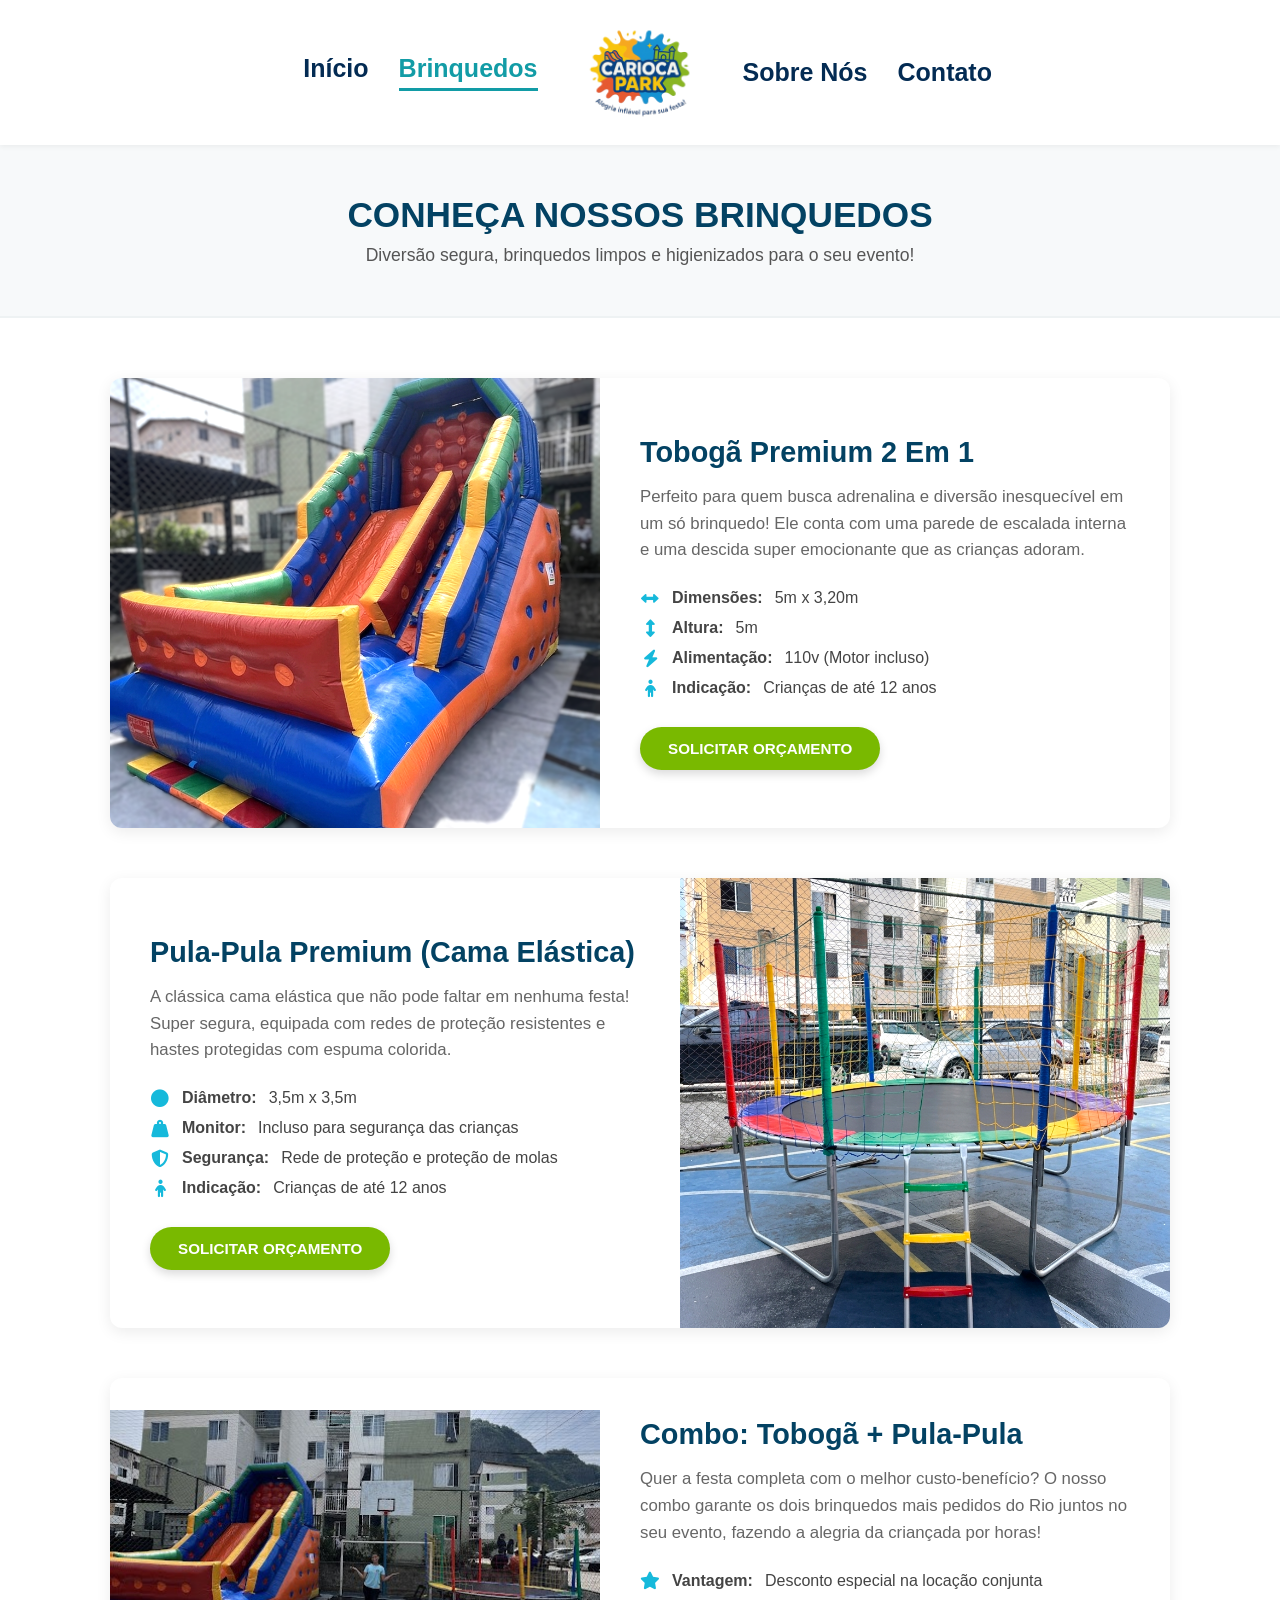
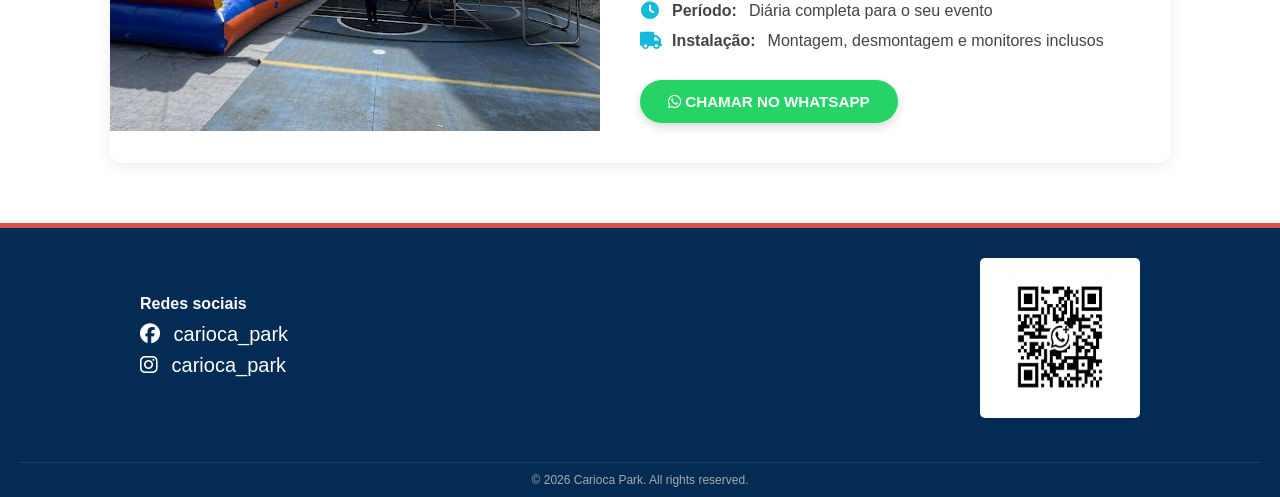
<file: brinquedos.html>
<!DOCTYPE html>
<html lang="pt-BR">
<head>
    <meta charset="UTF-8">
    <meta name="viewport" content="width=device-width, initial-scale=1.0">
    <title>Brinquedos - Carioca Park</title>
    <link rel="stylesheet" href="style.css">
    <link rel="stylesheet" href="https://cdnjs.cloudflare.com/ajax/libs/font-awesome/6.4.0/css/all.min.css">
    <!-- Ícone da barra do navegador (Favicon) -->
    <link rel="icon" type="image/jpeg" href="logo-carioca-park.png">
</head>
<body>

    <header class="main-header">
        <nav class="nav-container">
            <div class="nav-left">
                <a href="index.html">Início</a>
                <a href="brinquedos.html" class="active">Brinquedos</a>
            </div>
            
            <div class="logo-container">
                <img src="logo-carioca-park.png" alt="Carioca Park Logo" class="logo-img">
            </div>
            
            <div class="nav-right">
                <a href="sobre.html">Sobre Nós</a>
                <a href="contato.html">Contato</a>
            </div>
        </nav>
    </header>

    <section class="page-title-section">
        <h2>Conheça Nossos Brinquedos</h2>
        <p>Diversão segura, brinquedos limpos e higienizados para o seu evento!</p>
    </section>

    <section class="toys-details-section">
        <div class="toy-detail-container">
            
            <!-- BRINQUEDO 1: TOBOGÃ -->
            <div class="toy-detail-card">
                <div class="toy-detail-img">
                    <img src="toboga-premium.jpg" alt="Tobogã Premium 2 em 1">
                </div>
                <div class="toy-detail-info">
                    <h3>Tobogã Premium 2 em 1</h3>
                    <p class="description">Perfeito para quem busca adrenalina e diversão inesquecível em um só brinquedo! Ele conta com uma parede de escalada interna e uma descida super emocionante que as crianças adoram.</p>
                    <ul class="specs-list">
                        <li><i class="fas fa-arrows-alt-h"></i> <strong>Dimensões:</strong> 5m x 3,20m </li>
                        <li><i class="fas fa-arrows-alt-v"></i> <strong>Altura:</strong> 5m</li>
                        <li><i class="fas fa-bolt"></i> <strong>Alimentação:</strong> 110v (Motor incluso)</li>
                        <li><i class="fas fa-child"></i> <strong>Indicação:</strong> Crianças de até 12 anos</li>
                    </ul>
                    <a href="index.html#orcamento" class="btn-green-action">Solicitar Orçamento</a>
                </div>
            </div>

            <!-- BRINQUEDO 2: PULA-PULA -->
            <div class="toy-detail-card">
                <div class="toy-detail-img">
                    <img src="pula-pula.jpg" alt="Pula-Pula Premium">
                </div>
                <div class="toy-detail-info">
                    <h3>Pula-Pula Premium (Cama Elástica)</h3>
                    <p class="description">A clássica cama elástica que não pode faltar em nenhuma festa! Super segura, equipada com redes de proteção resistentes e hastes protegidas com espuma colorida.</p>
                    <ul class="specs-list">
                        <li><i class="fas fa-circle"></i> <strong>Diâmetro:</strong> 3,5m x 3,5m </li>
                        <li><i class="fas fa-weight-hanging"></i> <strong>Monitor:</strong> Incluso para segurança das crianças </li>
                        <li><i class="fas fa-shield-alt"></i> <strong>Segurança:</strong> Rede de proteção e proteção de molas</li>
                        <li><i class="fas fa-child"></i> <strong>Indicação:</strong> Crianças de até 12 anos </li>
                    </ul>
                    <a href="index.html#orcamento" class="btn-green-action">Solicitar Orçamento</a>
                </div>
            </div>

            <!-- BRINQUEDO 3: COMBO -->
            <div class="toy-detail-card">
                <div class="toy-detail-img">
                    <img src="foto-combo.jpg" alt="Combo Tobogã + Pula-Pula">
                </div>
                <div class="toy-detail-info">
                    <h3>Combo: Tobogã + Pula-Pula</h3>
                    <p class="description">Quer a festa completa com o melhor custo-benefício? O nosso combo garante os dois brinquedos mais pedidos do Rio juntos no seu evento, fazendo a alegria da criançada por horas!</p>
                    <ul class="specs-list">
                        <li><i class="fas fa-star"></i> <strong>Vantagem:</strong> Desconto especial na locação conjunta</li>
                        <li><i class="fas fa-clock"></i> <strong>Período:</strong> Diária completa para o seu evento</li>
                        <li><i class="fas fa-truck"></i> <strong>Instalação:</strong> Montagem, desmontagem e monitores inclusos</li>
                    </ul>
                    <a href="https://wa.me/5521977342522" target="_blank" class="btn-whatsapp-action"><i class="fab fa-whatsapp"></i> Chamar no WhatsApp</a>
                </div>
            </div>

        </div>
    </section>

    <footer class="main-footer">
        <div class="footer-container">
            <div class="footer-socials">
                <p>Redes sociais</p>
                <a href="https://facebook.com/carioca_park" target="_blank"><i class="fab fa-facebook"></i> carioca_park</a>
                <a href="https://instagram.com/carioca_park" target="_blank"><i class="fab fa-instagram"></i> carioca_park</a>
            </div>
            
            <div class="footer-qr">
                <img src="qr-code.png" alt="QR Code Carioca Park">
            </div>
        </div>
        <div class="footer-bottom">
            <p>&copy; 2026 Carioca Park. All rights reserved.</p>
        </div>
    </footer>

</body>
</html>
</file>
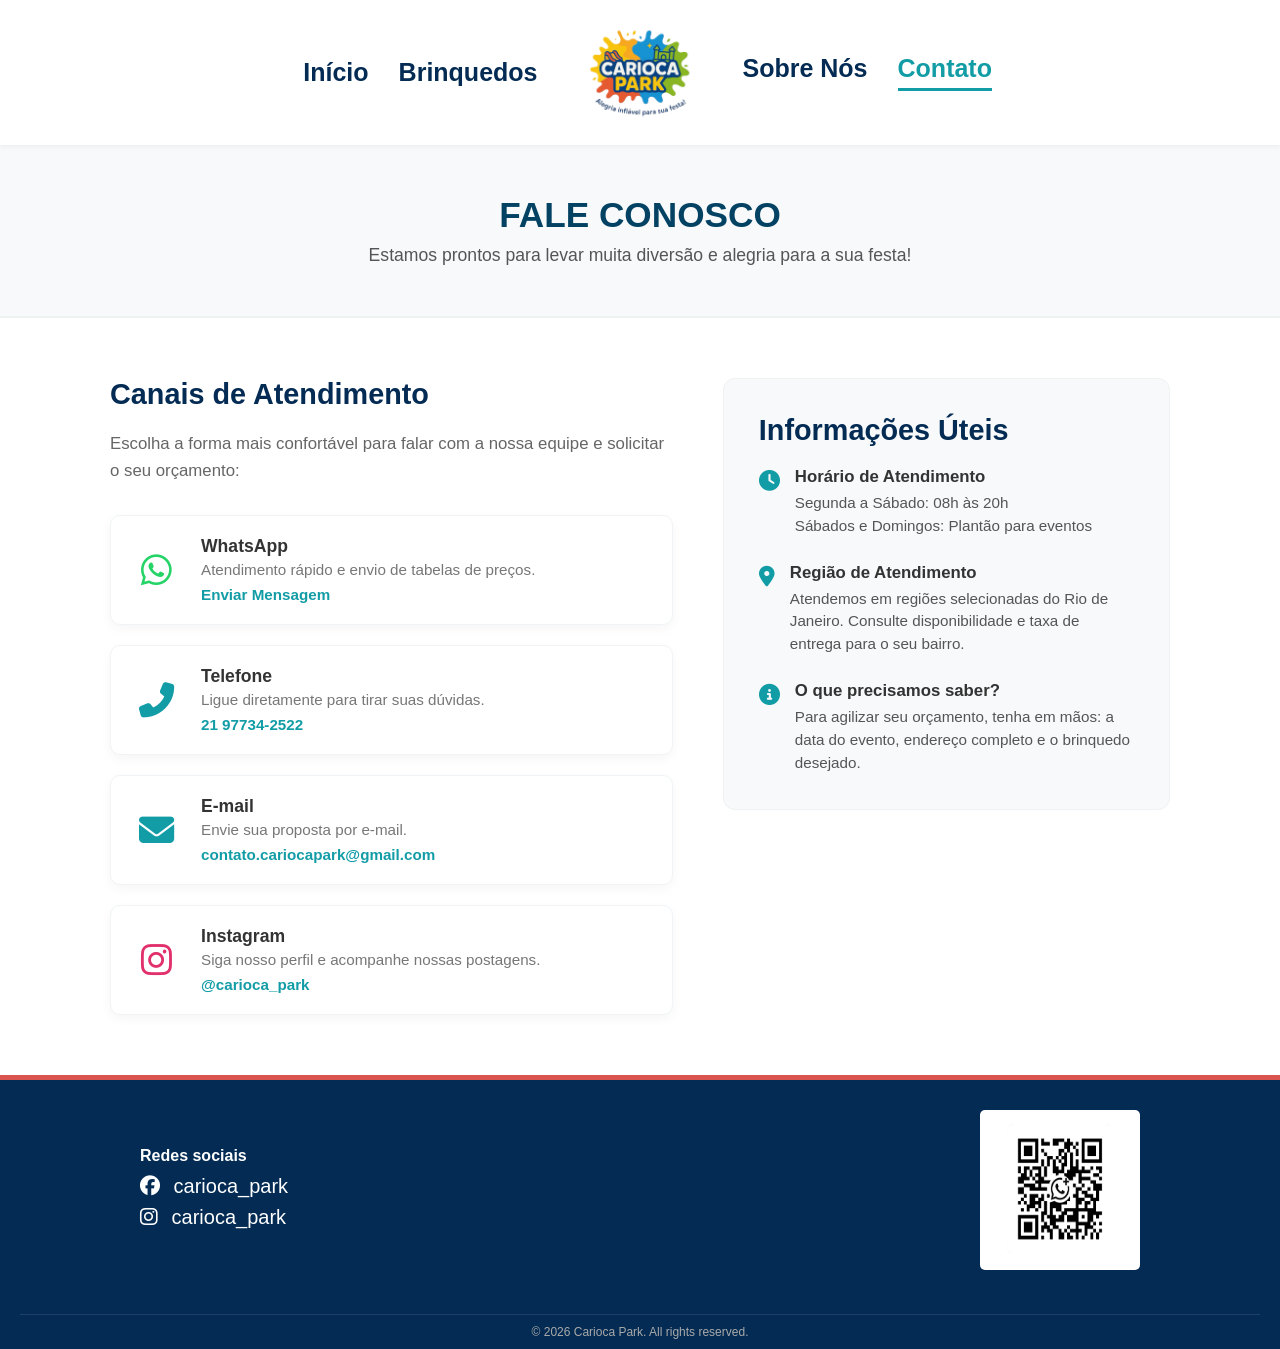
<file: contato.html>
<!DOCTYPE html>
<html lang="pt-BR">
<head>
    <meta charset="UTF-8">
    <meta name="viewport" content="width=device-width, initial-scale=1.0">
    <title>Contato - Carioca Park</title>
    <link rel="stylesheet" href="style.css">
    <link rel="stylesheet" href="https://cdnjs.cloudflare.com/ajax/libs/font-awesome/6.4.0/css/all.min.css">
    <!-- Ícone da barra do navegador (Favicon) -->
    <link rel="icon" type="image/jpeg" href="logo-carioca-park.png">  
</head>
<body>

    <!-- MENU DE NAVEGAÇÃO -->
    <header class="main-header">
        <nav class="nav-container">
            <div class="nav-left">
                <a href="index.html">Início</a>
                <a href="brinquedos.html">Brinquedos</a>
            </div>
            
            <div class="logo-container">
                <img src="logo-carioca-park.png" alt="Carioca Park Logo" class="logo-img">
            </div>
            
            <div class="nav-right">
                <a href="sobre.html">Sobre Nós</a>
                <a href="contato.html" class="active">Contato</a>
            </div>
        </nav>
    </header>

    <!-- TÍTULO DA PÁGINA -->
    <section class="page-title-section">
        <h2>Fale Conosco</h2>
        <p>Estamos prontos para levar muita diversão e alegria para a sua festa!</p>
    </section>

    <!-- SEÇÃO DE CONTATO -->
    <section class="contact-page-section">
        <div class="contact-page-container">
            
            <!-- Canais de Atendimento -->
            <div class="contact-info-box">
                <h3>Canais de Atendimento</h3>
                <p class="contact-intro">Escolha a forma mais confortável para falar com a nossa equipe e solicitar o seu orçamento:</p>
                
                <div class="contact-channels">
                    <!-- WhatsApp -->
                    <div class="channel-card">
                        <i class="fab fa-whatsapp icon-wpp"></i>
                        <div>
                            <h4>WhatsApp</h4>
                            <p>Atendimento rápido e envio de tabelas de preços.</p>
                            <a href="https://wa.me/5521977342522" target="_blank">Enviar Mensagem</a>
                        </div>
                    </div>

                    <!-- Telefone -->
                    <div class="channel-card">
                        <i class="fas fa-phone-alt icon-phone"></i>
                        <div>
                            <h4>Telefone</h4>
                            <p>Ligue diretamente para tirar suas dúvidas.</p>
                            <a href="tel:21977342522">21 97734-2522</a>
                        </div>
                    </div>

                    <!-- E-mail (NOVO) -->
                    <div class="channel-card">
                        <i class="fas fa-envelope icon-phone"></i>
                        <div>
                            <h4>E-mail</h4>
                            <p>Envie sua proposta por e-mail.</p>
                            <a href="mailto:contato.cariocapark@gmail.com">contato.cariocapark@gmail.com</a>
                        </div>
                    </div>

                    <!-- Instagram -->
                    <div class="channel-card">
                        <i class="fab fa-instagram icon-insta"></i>
                        <div>
                            <h4>Instagram</h4>
                            <p>Siga nosso perfil e acompanhe nossas postagens.</p>
                            <a href="https://instagram.com/carioca_park" target="_blank">@carioca_park</a>
                        </div>
                    </div>
                </div>
            </div>

            <!-- Informações Úteis -->
            <div class="contact-hours-box">
                <h3>Informações Úteis</h3>
                <div class="info-item">
                    <i class="fas fa-clock"></i>
                    <div>
                        <h4>Horário de Atendimento</h4>
                        <p>Segunda a Sábado: 08h às 20h</p>
                        <p>Sábados e Domingos: Plantão para eventos</p>
                    </div>
                </div>

                <div class="info-item">
                    <i class="fas fa-map-marker-alt"></i>
                    <div>
                        <h4>Região de Atendimento</h4>
                        <p>Atendemos em regiões selecionadas do Rio de Janeiro. Consulte disponibilidade e taxa de entrega para o seu bairro.</p>
                    </div>
                </div>

                <div class="info-item">
                    <i class="fas fa-info-circle"></i>
                    <div>
                        <h4>O que precisamos saber?</h4>
                        <p>Para agilizar seu orçamento, tenha em mãos: a data do evento, endereço completo e o brinquedo desejado.</p>
                    </div>
                </div>
            </div>

        </div>
    </section>

    <!-- RODAPÉ -->
    <footer class="main-footer">
        <div class="footer-container">
            <div class="footer-socials">
                <p>Redes sociais</p>
                <a href="https://facebook.com/carioca_park" target="_blank"><i class="fab fa-facebook"></i> carioca_park</a>
                <a href="https://instagram.com/carioca_park" target="_blank"><i class="fab fa-instagram"></i> carioca_park</a>
            </div>
            
            <div class="footer-qr">
                <img src="qr-code.png" alt="QR Code Carioca Park">
            </div>
        </div>
        <div class="footer-bottom">
            <p>&copy; 2026 Carioca Park. All rights reserved.</p>
        </div>
    </footer>

</body>
</html>
</file>
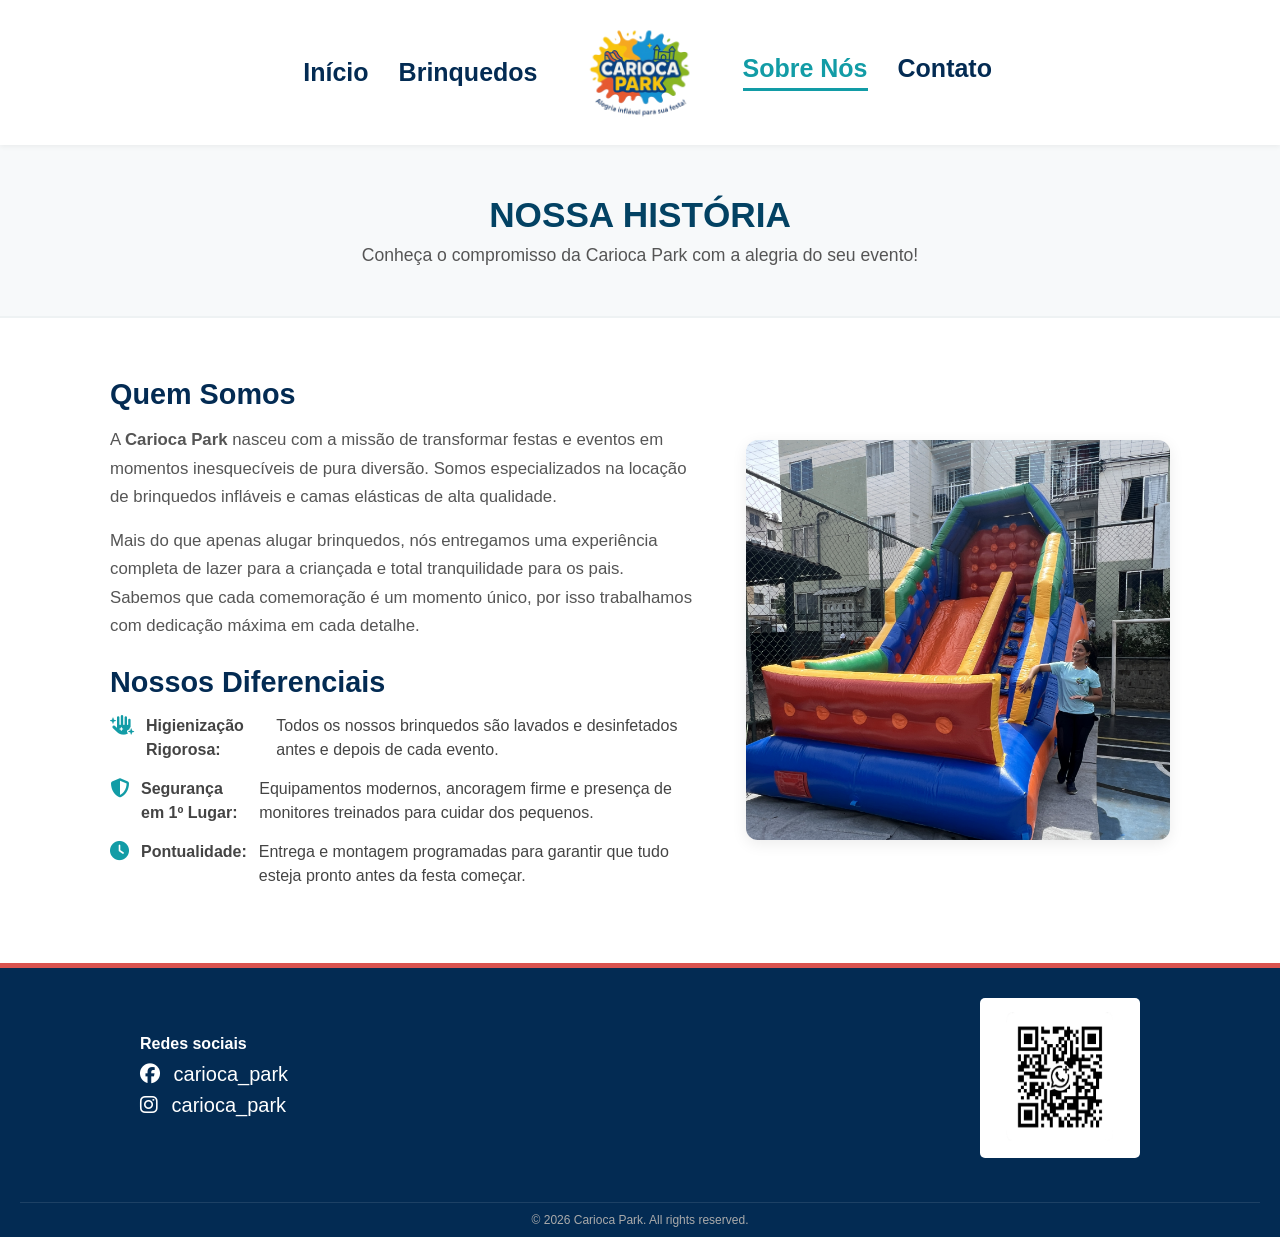
<file: sobre.html>
<!DOCTYPE html>
<html lang="pt-BR">
<head>
    <meta charset="UTF-8">
    <meta name="viewport" content="width=device-width, initial-scale=1.0">
    <title>Sobre Nós - Carioca Park</title>
    <link rel="stylesheet" href="style.css">
    <link rel="stylesheet" href="https://cdnjs.cloudflare.com/ajax/libs/font-awesome/6.4.0/css/all.min.css">
    <!-- Ícone da barra do navegador (Favicon) -->
    <link rel="icon" type="image/jpeg" href="logo-carioca-park.png">
</head>
<body>

    <!-- MENU DE NAVEGAÇÃO (Igual aos outros, mas com "Sobre Nós" ativo) -->
    <header class="main-header">
        <nav class="nav-container">
            <div class="nav-left">
                <a href="index.html">Início</a>
                <a href="brinquedos.html">Brinquedos</a>
            </div>
            
            <div class="logo-container">
                <img src="logo-carioca-park.png" alt="Carioca Park Logo" class="logo-img">
            </div>
            
            <div class="nav-right">
                <a href="sobre.html" class="active">Sobre Nós</a>
                <a href="contato.html">Contato</a>
            </div>
        </nav>
    </header>

    <!-- TÍTULO DA PÁGINA -->
    <section class="page-title-section">
        <h2>Nossa História</h2>
        <p>Conheça o compromisso da Carioca Park com a alegria do seu evento!</p>
    </section>

    <!-- CONTEÚDO SOBRE NÓS -->
    <section class="about-section">
        <div class="about-container">
            <div class="about-text">
                <h3>Quem Somos</h3>
                <p>A <strong>Carioca Park</strong> nasceu com a missão de transformar festas e eventos em momentos inesquecíveis de pura diversão. Somos especializados na locação de brinquedos infláveis e camas elásticas de alta qualidade.</p>
                
                <p>Mais do que apenas alugar brinquedos, nós entregamos uma experiência completa de lazer para a criançada e total tranquilidade para os pais. Sabemos que cada comemoração é um momento único, por isso trabalhamos com dedicação máxima em cada detalhe.</p>

                <h3>Nossos Diferenciais</h3>
                <ul class="about-points">
                    <li><i class="fas fa-hand-sparkles"></i> <strong>Higienização Rigorosa:</strong> Todos os nossos brinquedos são lavados e desinfetados antes e depois de cada evento.</li>
                    <li><i class="fas fa-shield-alt"></i> <strong>Segurança em 1º Lugar:</strong> Equipamentos modernos, ancoragem firme e presença de monitores treinados para cuidar dos pequenos.</li>
                    <li><i class="fas fa-clock"></i> <strong>Pontualidade:</strong> Entrega e montagem programadas para garantir que tudo esteja pronto antes da festa começar.</li>
                </ul>
            </div>
            
            <!-- Imagem lateral ilustrativa da empresa/festa -->
            <div class="about-img-box">
                <img src="sobrenos.jpg" alt="Festa Carioca Park">
            </div>
        </div>
    </section>

    <!-- RODAPÉ -->
    <footer class="main-footer">
        <div class="footer-container">
            <div class="footer-socials">
                <p>Redes sociais</p>
                <a href="https://facebook.com/carioca_park" target="_blank"><i class="fab fa-facebook"></i> carioca_park</a>
                <a href="https://instagram.com/carioca_park" target="_blank"><i class="fab fa-instagram"></i> carioca_park</a>
            </div>
            
            <div class="footer-qr">
                <img src="qr-code.png" alt="QR Code Carioca Park">
            </div>
        </div>
        <div class="footer-bottom">
            <p>&copy; 2026 Carioca Park. All rights reserved.</p>
        </div>
    </footer>

</body>
</html>
</file>
<file: style.css>
/* CONFIGURAÇÕES GERAIS */
* {
    margin: 0;
    padding: 0;
    box-sizing: border-box;
    font-family: 'Arial', sans-serif;
}

body {
    background-color: #ffffff;
    color: #333;
    scrollbar-gutter: stable; /* Garante que o menu não mude de tamanho ou dê "pulos" entre as páginas */
}

/* NAVBAR / HEADER */
.main-header {
    background-color: #ffffff;
    box-shadow: 0 2px 5px rgba(0,0,0,0.05);
    position: relative;
    z-index: 10;
}

.nav-container {
    display: flex;
    justify-content: center;
    align-items: center;
    max-width: 1200px;
    margin: 0 auto;
    padding: 10px 20px;
}

.nav-left, .nav-right {
    display: flex;
    gap: 30px;
    flex: 1;
}

.nav-left { justify-content: flex-end; padding-right: 40px; }
.nav-right { justify-content: flex-start; padding-left: 40px; }

.nav-container a {
    text-decoration: none;
    color: #032b53;
    font-weight: bold;
    font-size: 25px;
    transition: color 0.3s;
}

.nav-container a:hover, .nav-container a.active {
    color: #129ca6;
}

.nav-container a.active {
    border-bottom: 3px solid #129ca6;
    padding-bottom: 5px;
}

.logo-container {
    z-index: 15;
}

.logo-img {
    height: 125px;
    display: block;
}

/* BANNER PRINCIPAL (HERO) */
.hero-section {
    background-image: url('banner-principal.jpg');
    background-size: cover;
    background-position: center;
    height: 450px;
    position: relative;
}

.hero-overlay {
    background-color: rgba(0, 0, 0, 0.4);
    width: 100%;
    height: 100%;
    display: flex;
    justify-content: center;
    align-items: center;
}

.hero-content {
    text-align: center;
    color: #ffffff;
}

.hero-content h1 {
    font-size: 42px;
    font-weight: bold;
    margin-bottom: 20px;
    text-shadow: 2px 2px 4px rgba(0,0,0,0.6);
}

.btn-green {
    display: inline-block;
    background-color: #63be11;
    color: white;
    text-decoration: none;
    padding: 12px 35px;
    border-radius: 25px;
    font-weight: bold;
    font-size: 16px;
    transition: background-color 0.3s;
}

.btn-green:hover {
    background-color: #52a00e;
}

/* SEÇÃO DE PRODUTOS */
.products-section {
    padding: 50px 20px;
    text-align: center;
    max-width: 1200px;
    margin: 0 auto;
}

.products-section h2 {
    color: #032b53;
    font-size: 32px;
    margin-bottom: 40px;
}

.cards-container {
    display: flex;
    justify-content: center;
    gap: 30px;
    flex-wrap: wrap;
}

.product-card {
    background-color: white;
    border-radius: 15px;
    box-shadow: 0 4px 15px rgba(0,0,0,0.1);
    overflow: hidden;
    width: 320px;
    transition: transform 0.3s;
}

.product-card:hover {
    transform: translateY(-5px);
}

.card-img-container img {
    width: 100%;
    height: 200px;
    object-fit: cover;
}

.card-info {
    padding: 20px;
}

.card-info h3 {
    font-size: 18px;
    color: #333333;
    text-transform: lowercase;
    margin-bottom: 15px;
}

.more-details {
    color: #129ca6;
    text-decoration: none;
    font-size: 14px;
    border-bottom: 1px solid #129ca6;
    padding-bottom: 20px;
}

/* SEÇÃO DE ORÇAMENTO */
.budget-section {
    background-color: #129ca6;
    color: white;
    padding: 40px 20px;
}

.budget-container {
    max-width: 1000px;
    margin: 0 auto;
}

.budget-section h2 {
    text-align: center;
    font-size: 28px;
    margin-bottom: 30px;
}

.budget-content {
    display: flex;
    gap: 50px;
    align-items: center;
    flex-wrap: wrap;
}

.budget-form {
    flex: 2;
    min-width: 300px;
}

.form-row {
    display: flex;
    gap: 20px;
    margin-bottom: 15px;
}

.form-group {
    flex: 1;
    display: flex;
    flex-direction: column;
    gap: 5px;
}

.form-group label {
    font-size: 13px;
    font-weight: bold;
}

.form-group input, .form-group select {
    padding: 10px;
    border: none;
    border-radius: 8px;
    font-size: 14px;
    color: #555;
    background-color: #fff;
}

.btn-green-submit {
    width: 100%;
    background-color: #63be11;
    color: white;
    border: none;
    padding: 12px;
    border-radius: 20px;
    font-weight: bold;
    font-size: 16px;
    cursor: pointer;
    margin-top: 10px;
    transition: background-color 0.3s;
}

.btn-green-submit:hover {
    background-color: #52a00e;
}

.budget-contacts {
    flex: 1;
    display: flex;
    flex-direction: column;
    align-items: center;
    gap: 20px;
    min-width: 250px;
}

.btn-whatsapp {
    background-color: #63be11;
    color: white;
    text-decoration: none;
    padding: 12px 30px;
    border-radius: 20px;
    font-weight: bold;
    font-size: 18px;
    display: flex;
    align-items: center;
    gap: 10px;
    width: 100%;
    justify-content: center;
    transition: background-color 0.3s;
}

.btn-whatsapp:hover {
    background-color: #52a00e;
}

.phone-link {
    color: white;
    text-decoration: none;
    font-size: 22px;
    font-weight: bold;
    display: flex;
    align-items: center;
    gap: 10px;
}

/* RODAPÉ */
.main-footer {
    background-color: #032b53;
    color: white;
    padding: 30px 20px 10px 20px;
    border-top: 5px solid #d9534f;
}

.footer-container {
    max-width: 1000px;
    margin: 0 auto;
    display: flex;
    justify-content: space-between;
    align-items: center;
    flex-wrap: wrap;
    gap: 20px;
    padding-bottom: 20px;
}

.footer-socials p {
    font-weight: bold;
    margin-bottom: 10px;
}

.footer-socials a {
    display: block;
    color: white;
    text-decoration: none;
    margin-bottom: 8px;
    font-size: 20px;
}

.footer-socials a i {
    margin-right: 8px;
}

.footer-qr img {
    width: 160px;
    height: 160px;
    background-color: white;
    padding: 5px;
    border-radius: 5px;
}

.footer-bottom {
    text-align: center;
    font-size: 12px;
    color: #aaaaaa;
    margin-top: 20px;
    border-top: 1px solid rgba(255,255,255,0.1);
    padding-top: 10px;
}

/* RESPONSIVIDADE CORRIGIDA (MOBILE EM LINHA RETA) */
@media (max-width: 768px) {
    .nav-container {
        display: flex;
        flex-direction: row;        /* Força a barra a ficar em linha reta */
        flex-wrap: nowrap;          /* Impede totalmente a quebra de linha */
        justify-content: space-between;
        align-items: center;
        padding: 10px 8px;          /* Otimiza o espaço lateral nas bordas do celular */
    }

    .nav-left, .nav-right {
        display: flex;
        flex-direction: row;
        gap: 10px;                  /* Reduz o espaçamento entre os links */
        flex: unset;                /* Remove a divisão rígida antiga */
    }

    .nav-left { 
        justify-content: flex-end; 
        padding-right: 0; 
        margin-right: -5px;         /* Aproxima sutilmente os links da esquerda do logo */
    }
    
    .nav-right { 
        justify-content: flex-start; 
        padding-left: 0; 
        margin-left: -5px;          /* Aproxima sutilmente os links da direita do logo */
    }

    .nav-container a {
        font-size: 15px;            /* Diminui o texto proporcionalmente para caber na tela */
        white-space: nowrap;        /* Evita que textos compostos quebrem internamente */
    }

    .logo-img {
        height: 50px;               /* Diminui o tamanho do logotipo para manter a harmonia */
    }

    /* Outros elementos responsivos mantidos */
    .form-row {
        flex-direction: column;
        gap: 15px;
    }
    .budget-content {
        flex-direction: column;
    }
    .footer-container {
        flex-direction: column;
        text-align: center;
    }
}

/* ==========================================================================
   PÁGINA DE BRINQUEDOS (CARIOCA PARK) - VISUAL ORIGINAL CONSOLIDADO
   ========================================================================== */

.page-title-section {
    background-color: #f7f9fa;
    text-align: center;
    padding: 50px 20px;
    border-bottom: 2px solid #eef2f3;
}

.page-title-section h2 {
    color: #034263;
    font-size: 2.2rem;
    text-transform: uppercase;
    margin-bottom: 10px;
}

.page-title-section p {
    color: #555;
    font-size: 1.1rem;
}

.toys-details-section {
    max-width: 1100px;
    margin: 0 auto;
    padding: 60px 20px;
}

.toy-detail-container {
    display: flex;
    flex-direction: column;
    gap: 50px;
}

.toy-detail-card {
    display: flex;
    background-color: #fff;
    border-radius: 12px;
    box-shadow: 0 4px 15px rgba(0, 0, 0, 0.08);
    overflow: hidden;
    align-items: center;
}

.toy-detail-card:nth-child(even) {
    flex-direction: row-reverse;
}

.toy-detail-img {
    flex: 1;
    min-width: 45%;
    max-height: 450px;
    display: flex;
    align-items: center;
    justify-content: center;
    background-color: #f0f4f6;
}

.toy-detail-img img {
    width: 100%;
    height: 100%;
    object-fit: cover;
    display: block;
}

.toy-detail-info {
    flex: 1;
    padding: 40px;
}

.toy-detail-info h3 {
    color: #034263;
    font-size: 1.8rem;
    margin-bottom: 15px;
    text-transform: capitalize;
}

.toy-detail-info .description {
    color: #666;
    line-height: 1.6;
    margin-bottom: 25px;
    font-size: 1.05rem;
}

.specs-list {
    list-style: none;
    padding: 0;
    margin-bottom: 30px;
}

.specs-list li {
    font-size: 1rem;
    color: #444;
    margin-bottom: 12px;
    display: flex;
    align-items: center;
    gap: 12px;
}

.specs-list li i {
    color: #16b9db;
    width: 20px;
    text-align: center;
    font-size: 1.1rem;
}

.btn-green-action, .btn-whatsapp-action {
    display: inline-block;
    padding: 13px 28px;
    border-radius: 50px;
    font-weight: bold;
    text-decoration: none;
    text-transform: uppercase;
    font-size: 0.95rem;
    text-align: center;
    transition: transform 0.2s, background-color 0.2s;
    box-shadow: 0 4px 10px rgba(0, 0, 0, 0.15);
}

.btn-green-action {
    background-color: #79b900;
    color: white;
}

.btn-green-action:hover {
    background-color: #649a00;
    transform: translateY(-2px);
}

.btn-whatsapp-action {
    background-color: #25d366;
    color: white;
}

.btn-whatsapp-action:hover {
    background-color: #1ebd58;
    transform: translateY(-2px);
}

@media (max-width: 768px) {
    .toy-detail-card, .toy-detail-card:nth-child(even) {
        flex-direction: column;
    }
    
    .toy-detail-img {
        width: 100%;
        height: 280px;
    }
    
    .toy-detail-info {
        padding: 25px 20px;
    }
    
    .page-title-section h2 {
        font-size: 1.8rem;
    }
}


/* ==========================================================================
   PÁGINA SOBRE NÓS (CARIOCA PARK)
   ========================================================================== */

.about-section {
    max-width: 1100px;
    margin: 0 auto;
    padding: 60px 20px;
}

.about-container {
    display: flex;
    gap: 50px;
    align-items: center;
}

.about-text {
    flex: 1.2;
}

.about-text h3 {
    color: #032b53;
    font-size: 1.8rem;
    margin-top: 25px;
    margin-bottom: 15px;
}

.about-text h3:first-child {
    margin-top: 0;
}

.about-text p {
    color: #555;
    font-size: 1.05rem;
    line-height: 1.7;
    margin-bottom: 15px;
}

/* Tópicos de diferenciais */
.about-points {
    list-style: none;
    padding: 0;
    margin-top: 15px;
}

.about-points li {
    font-size: 1rem;
    color: #444;
    margin-bottom: 15px;
    display: flex;
    align-items: flex-start;
    gap: 12px;
    line-height: 1.5;
}

.about-points li i {
    color: #129ca6;
    font-size: 1.2rem;
    margin-top: 2px;
    width: 25px;
    text-align: center;
}

/* Caixa da foto lateral */
.about-img-box {
    flex: 0 0 40%;
    border-radius: 12px;
    overflow: hidden;
    box-shadow: 0 4px 15px rgba(0, 0, 0, 0.08);
    height: 400px;
}

.about-img-box img {
    width: 100%;
    height: 100%;
    object-fit: cover;
}

/* Responsividade para Celular */
@media (max-width: 768px) {
    .about-container {
        flex-direction: column;
        gap: 30px;
    }
    .about-img-box {
        width: 100%;
        height: 250px;
    }
    .about-text h3 {
        font-size: 1.5rem;
    }
}



/* ==========================================================================
   PÁGINA DE CONTATO (CARIOCA PARK)
   ========================================================================== */

.contact-page-section {
    max-width: 1100px;
    margin: 0 auto;
    padding: 60px 20px;
}

.contact-page-container {
    display: flex;
    gap: 50px;
    align-items: flex-start;
}

.contact-info-box {
    flex: 1.2;
}

.contact-hours-box {
    flex: 0.8;
    background-color: #f7f9fa;
    padding: 35px;
    border-radius: 12px;
    border: 1px solid #eef2f3;
}

.contact-page-section h3 {
    color: #032b53;
    font-size: 1.8rem;
    margin-bottom: 20px;
}

.contact-intro {
    color: #666;
    font-size: 1.05rem;
    line-height: 1.6;
    margin-bottom: 30px;
}

/* Cards dos Canais de Atendimento */
.contact-channels {
    display: flex;
    flex-direction: column;
    gap: 20px;
}

.channel-card {
    display: flex;
    align-items: center;
    gap: 20px;
    padding: 20px;
    background: #ffffff;
    border-radius: 10px;
    box-shadow: 0 4px 12px rgba(0,0,0,0.04);
    border: 1px solid #f0f4f6;
}

.channel-card i {
    font-size: 2.2rem;
    width: 50px;
    text-align: center;
}

.channel-card .icon-wpp { color: #25d366; }
.channel-card .icon-phone { color: #129ca6; }
.channel-card .icon-insta { color: #e1306c; }

.channel-card h4 {
    color: #333;
    font-size: 1.1rem;
    margin-bottom: 4px;
}

.channel-card p {
    color: #777;
    font-size: 0.95rem;
    margin-bottom: 8px;
}

.channel-card a {
    color: #129ca6;
    text-decoration: none;
    font-weight: bold;
    font-size: 0.95rem;
}

.channel-card a:hover {
    text-decoration: underline;
}

/* Itens de Informações Úteis */
.info-item {
    display: flex;
    gap: 15px;
    margin-bottom: 25px;
}

.info-item:last-child {
    margin-bottom: 0;
}

.info-item i {
    color: #129ca6;
    font-size: 1.3rem;
    margin-top: 3px;
}

.info-item h4 {
    color: #333;
    font-size: 1.05rem;
    margin-bottom: 5px;
}

.info-item p {
    color: #555;
    font-size: 0.95rem;
    line-height: 1.5;
}

/* Responsividade */
@media (max-width: 768px) {
    .contact-page-container {
        flex-direction: column;
        gap: 40px;
    }
    .contact-info-box, .contact-hours-box {
        width: 100%;
        flex: none;
    }
}
</file>
